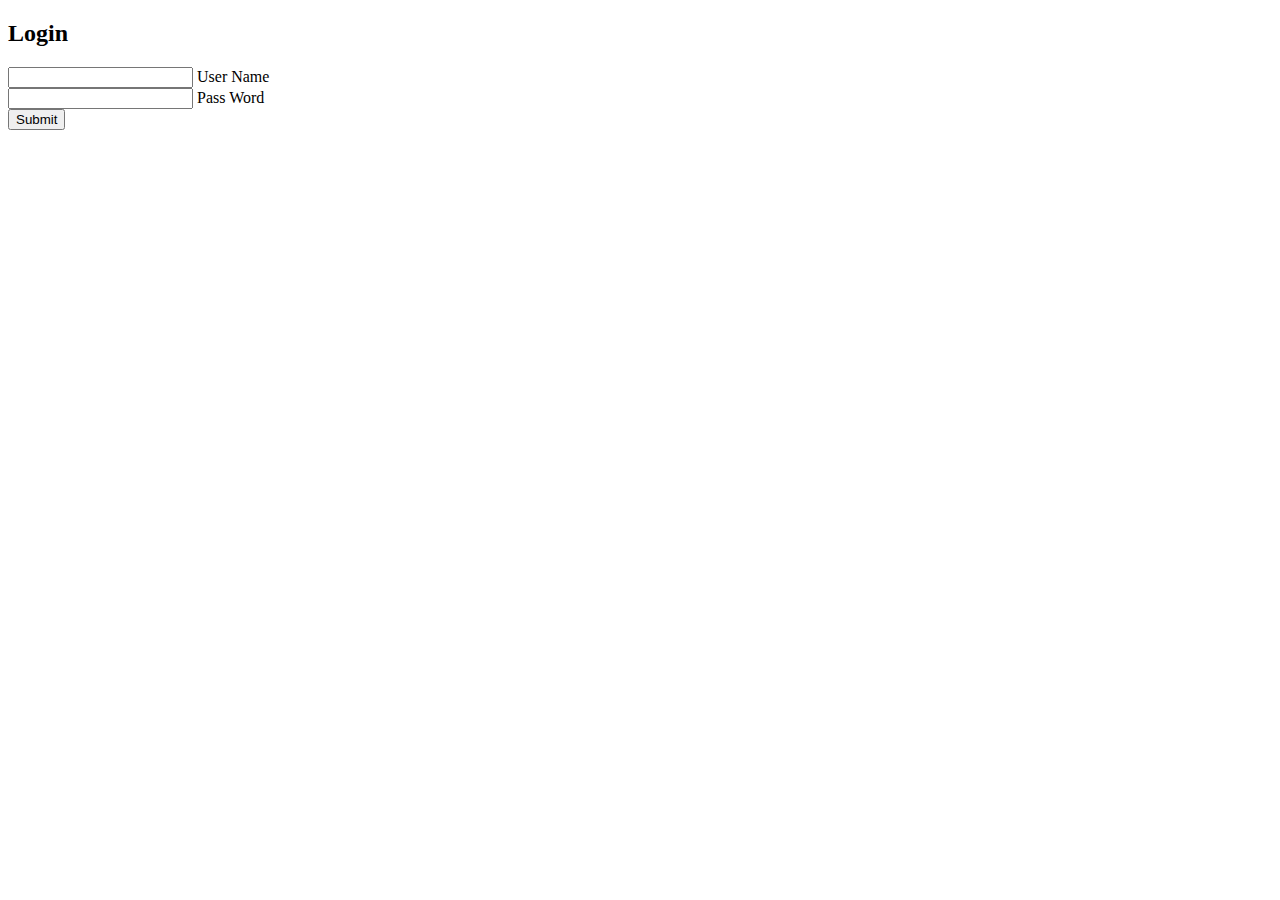
<file: index.html>
<!DOCTYPE html>
<head>
	<meta.charset = "utf-8">
	<link rel="stylesheet" type="text/css" href="C:\Users\ELCOT\Desktop\sneha\Practice\style.css">
	<title>Input form UI design </title>
</head>
<body>
	<div class = "box">
		<h2>Login</h2>
		<form>
			<div class = "inputBox">
				<input type="text" name = "" required = "">
				<label>User Name</label>
			</div>
			<div class = "inputBox">
				<input type="password" name = "" required = "">
				<label>Pass Word</label>
			</div>
			<input type="Submit" name = "" value = "Submit"></submit>
		</form>


	</div>
	
</body>

</html>
</file>
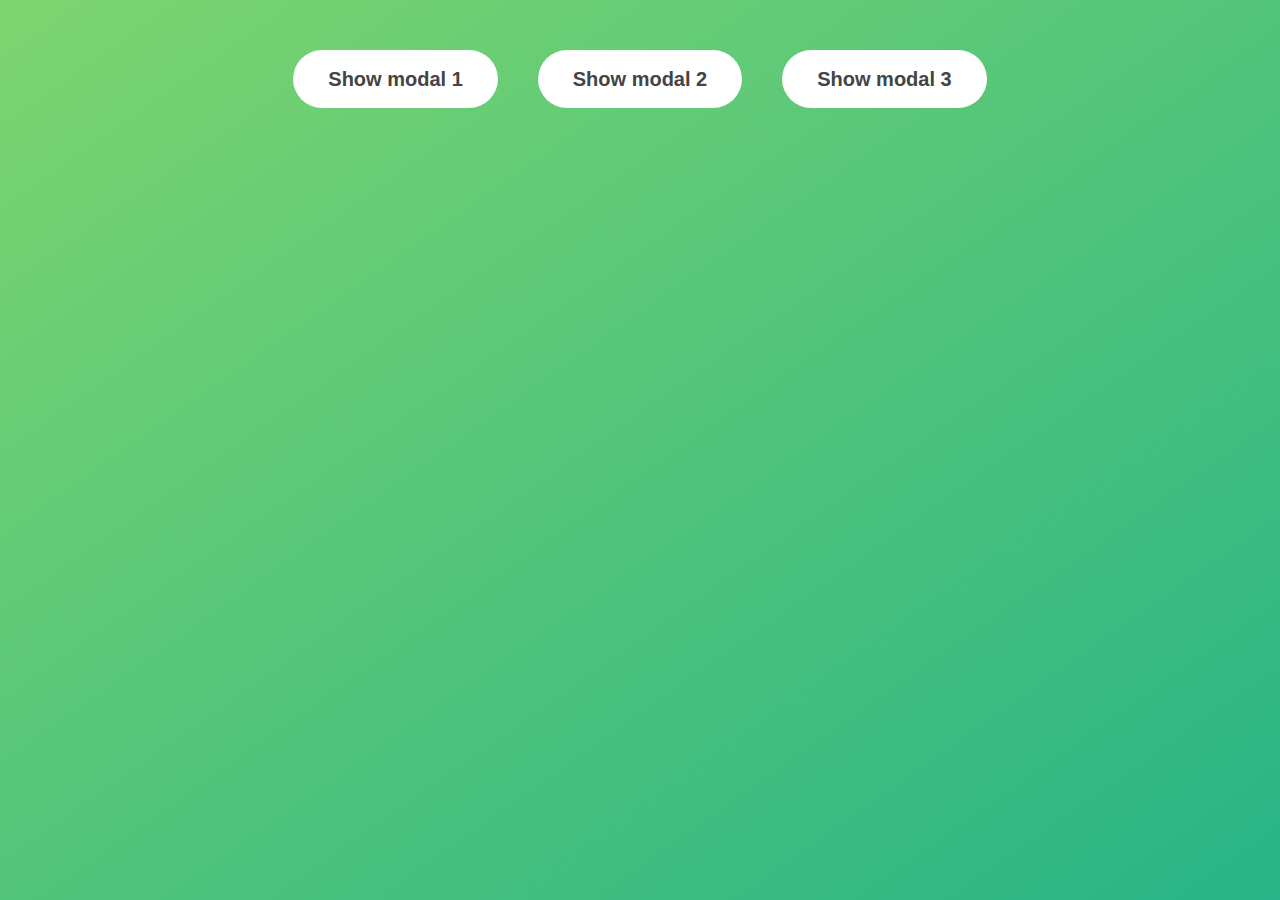
<file: 6 Modal/index.html>
<!DOCTYPE html>
<html lang="en">
  <head>
    <meta charset="UTF-8" />
    <meta name="viewport" content="width=device-width, initial-scale=1.0" />
    <meta http-equiv="X-UA-Compatible" content="ie=edge" />
    <link rel="stylesheet" href="style.css" />
    <title>Modal window</title>
  </head>
  <body>
    <button class="show-modal">Show modal 1</button>
    <button class="show-modal">Show modal 2</button>
    <button class="show-modal">Show modal 3</button>

    <div class="modal hidden">
      <button class="close-modal">&times;</button>
      <h1>I'm a modal window 😍</h1>
      <p>
        Lorem ipsum dolor sit amet, consectetur adipisicing elit, sed do eiusmod
        tempor incididunt ut labore et dolore magna aliqua. Ut enim ad minim
        veniam, quis nostrud exercitation ullamco laboris nisi ut aliquip ex ea
        commodo consequat. Duis aute irure dolor in reprehenderit in voluptate
        velit esse cillum dolore eu fugiat nulla pariatur. Excepteur sint
        occaecat cupidatat non proident, sunt in culpa qui officia deserunt
        mollit anim id est laborum.
      </p>
    </div>
    <div class="overlay hidden"></div>

    <script src="script.js"></script>
  </body>
</html>
</file>
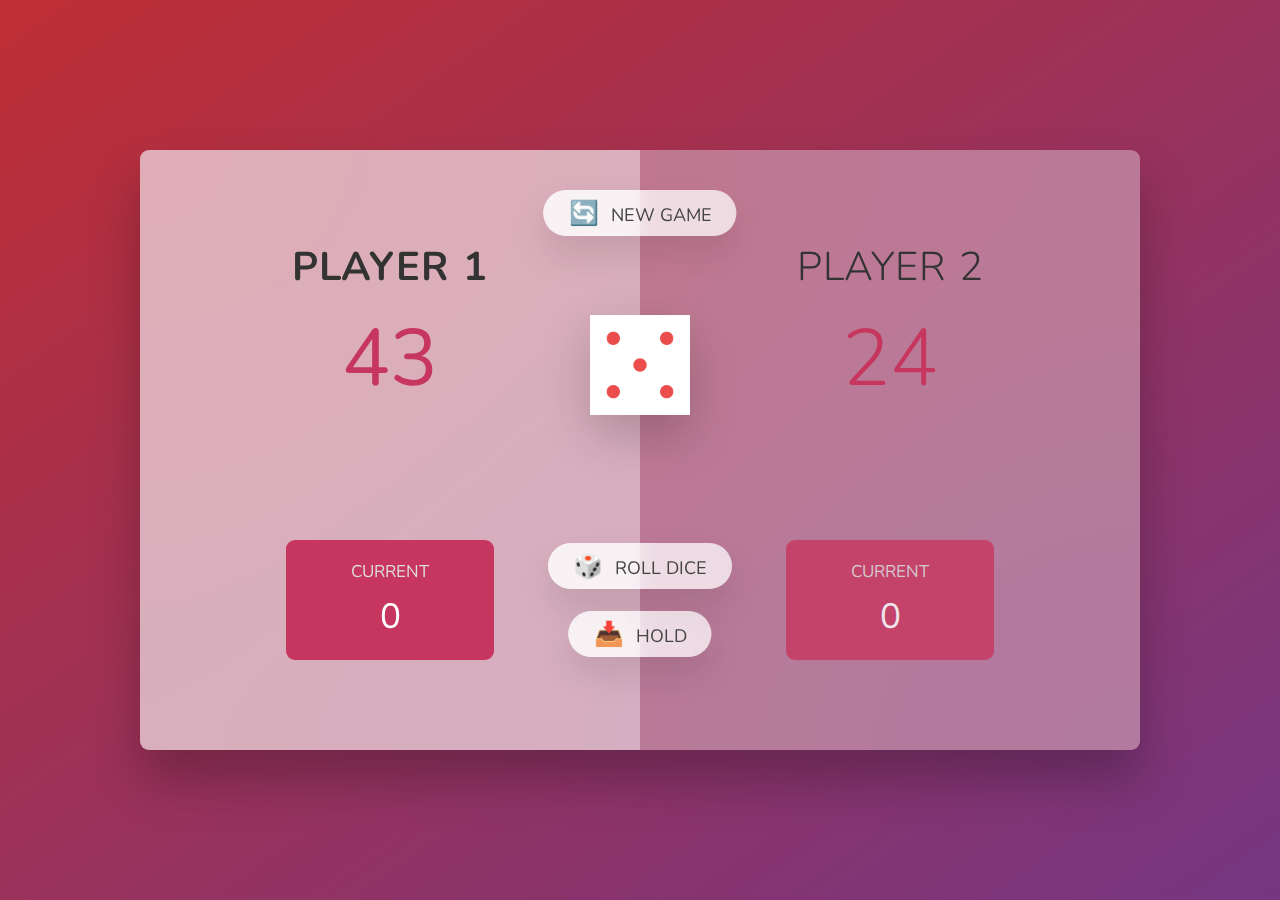
<file: 7 Pig Game/index.html>
<!DOCTYPE html>
<html lang="en">
  <head>
    <meta charset="UTF-8" />
    <meta name="viewport" content="width=device-width, initial-scale=1.0" />
    <meta http-equiv="X-UA-Compatible" content="ie=edge" />
    <link rel="stylesheet" href="style.css" />
    <title>Pig Game</title>
  </head>
  <body>
    <main>
      <section class="player player--0 player--active">
        <h2 class="name" id="name--0">Player 1</h2>
        <p class="score" id="score--0">43</p>
        <div class="current">
          <p class="current-label">Current</p>
          <p class="current-score" id="current--0">0</p>
        </div>
      </section>
      <section class="player player--1">
        <h2 class="name" id="name--1">Player 2</h2>
        <p class="score" id="score--1">24</p>
        <div class="current">
          <p class="current-label">Current</p>
          <p class="current-score" id="current--1">0</p>
        </div>
      </section>

      <img src="dice-5.png" alt="Playing dice" class="dice" />
      <button class="btn btn--new">🔄 New game</button>
      <button class="btn btn--roll">🎲 Roll dice</button>
      <button class="btn btn--hold">📥 Hold</button>
    </main>
    <script src="script.js"></script>
  </body>
</html>
</file>
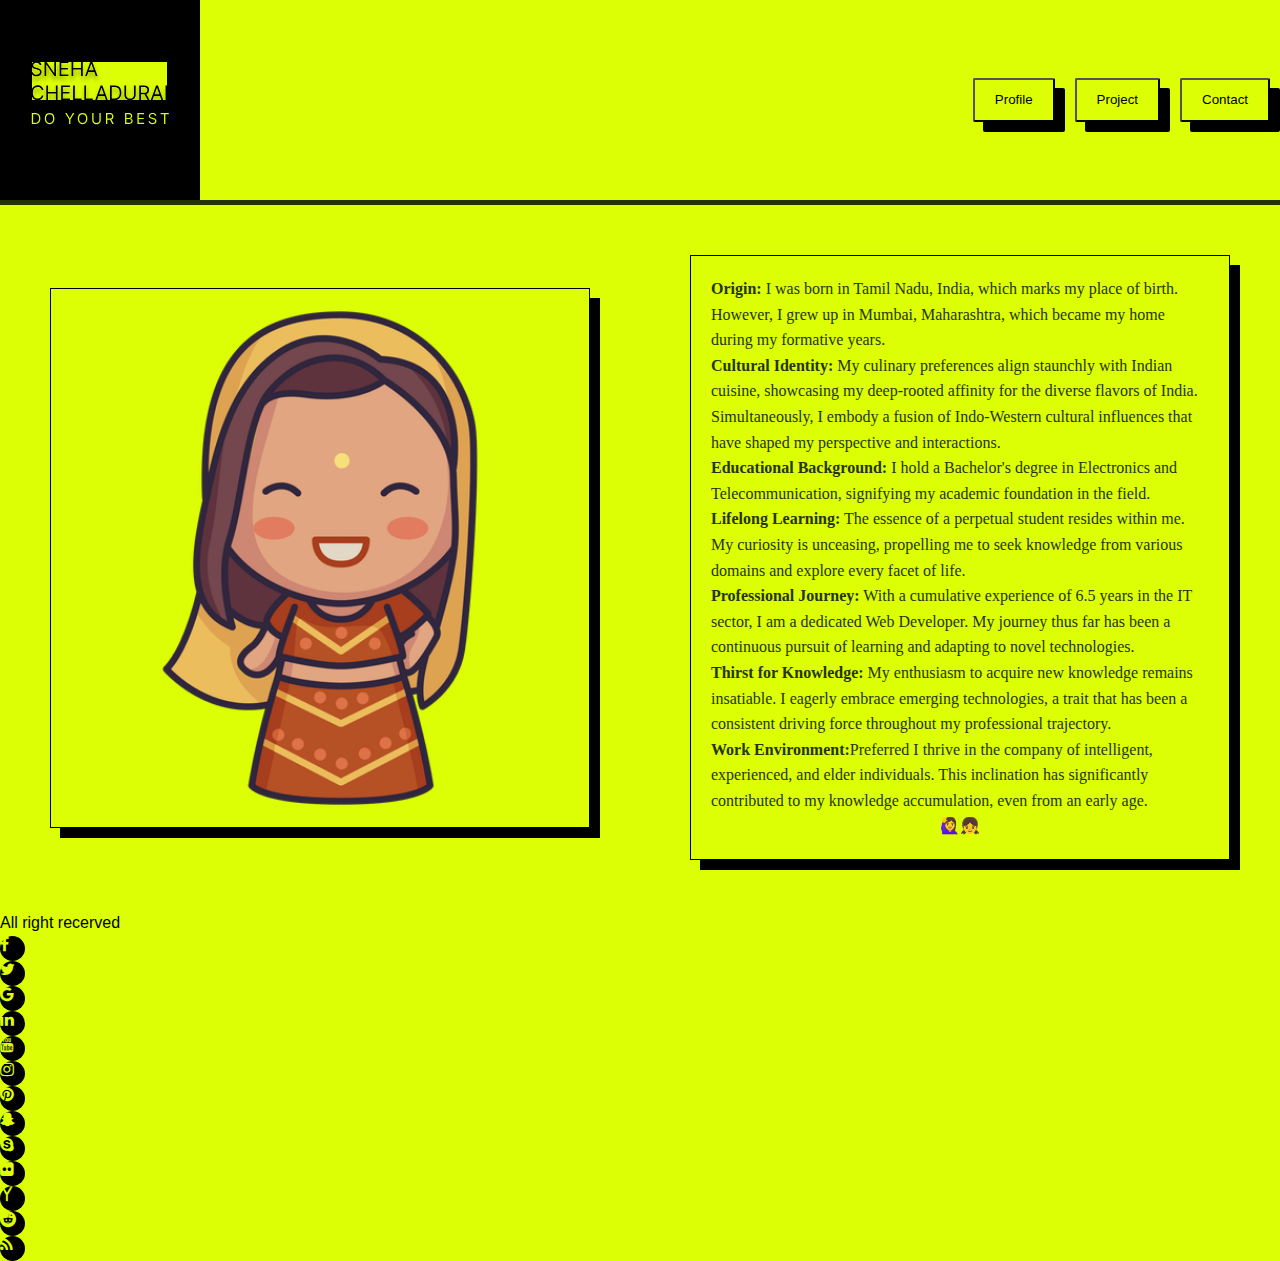
<file: sneha-portfolio/index.html>
<!DOCTYPE html>
<html lang="en">
  <head>
    <meta charset="UTF-8" />
    <meta name="viewport" content="width=device-width, initial-scale=1.0" />
    <title>Document</title>
    <link
      rel="stylesheet"
      href="https://cdnjs.cloudflare.com/ajax/libs/font-awesome/4.7.0/css/font-awesome.min.css"
    />
    <link rel="stylesheet" href="css/style.css" />
  </head>
  <body>
    <header>
      <div class="container">
        <div class="header">
          <div class="header-section logo">
            <img src="img/logo-Header.svg" alt="logo image header" />
          </div>
          <div class="header-section nav_header_button">
            <div><button class="btn-header">Profile</button></div>
            <div><button class="btn-header">Project</button></div>
            <div><button class="btn-header">Contact</button></div>
          </div>
        </div>
      </div>
    </header>

    <div class="container">
      <div class="profile">
        <div class="profile-section">
          <img src="img/pic1" alt="Profile Image" class="image" />
          <div class="overlay">
            <div class="text">
              SNEHA <br />
              CHELLADURAI
            </div>
          </div>
        </div>

        <div class="profile-section">
          <p class="profile-section-details">
            <strong>Origin:</strong> I was born in Tamil Nadu, India, which
            marks my place of birth. <br />
            However, I grew up in Mumbai, Maharashtra, which became my home
            during my formative years. <br />
            <strong>Cultural Identity:</strong> My culinary preferences align
            staunchly with Indian cuisine, showcasing my deep-rooted affinity
            for the diverse flavors of India. Simultaneously, I embody a fusion
            of Indo-Western cultural influences that have shaped my perspective
            and interactions. <br />
            <strong>Educational Background:</strong> I hold a Bachelor's degree
            in Electronics and Telecommunication, signifying my academic
            foundation in the field. <br />
            <strong>Lifelong Learning:</strong> The essence of a perpetual
            student resides within me. My curiosity is unceasing, propelling me
            to seek knowledge from various domains and explore every facet of
            life. <br />
            <strong>Professional Journey:</strong> With a cumulative experience
            of 6.5 years in the IT sector, I am a dedicated Web Developer. My
            journey thus far has been a continuous pursuit of learning and
            adapting to novel technologies. <br />
            <strong>Thirst for Knowledge:</strong> My enthusiasm to acquire new
            knowledge remains insatiable. I eagerly embrace emerging
            technologies, a trait that has been a consistent driving force
            throughout my professional trajectory. <br />
            <strong> Work Environment:</strong>Preferred I thrive in the company
            of intelligent, experienced, and elder individuals. This inclination
            has significantly contributed to my knowledge accumulation, even
            from an early age.
            <span class="emoji">🙋‍♀️👧</span>
          </p>
        </div>
      </div>
    </div>
  </body>
  <footer>
    <div class="copyright">
      <p>All right recerved</p>
    </div>
    <div class="social-icons">
      <a href="#" class="fa fa-facebook"></a>
      <a href="#" class="fa fa-twitter"></a>
      <a href="#" class="fa fa-google"></a>
      <a href="#" class="fa fa-linkedin"></a>
      <a href="#" class="fa fa-youtube"></a>
      <a href="#" class="fa fa-instagram"></a>
      <a href="#" class="fa fa-pinterest"></a>
      <a href="#" class="fa fa-snapchat-ghost"></a>
      <a href="#" class="fa fa-skype"></a>

      <a href="#" class="fa fa-flickr"></a>
      <a href="#" class="fa fa-yahoo"></a>
      <a href="#" class="fa fa-reddit"></a>
      <a href="#" class="fa fa-rss"></a>
    </div>
    <div class="nothing"></div>
  </footer>
</html>
</file>
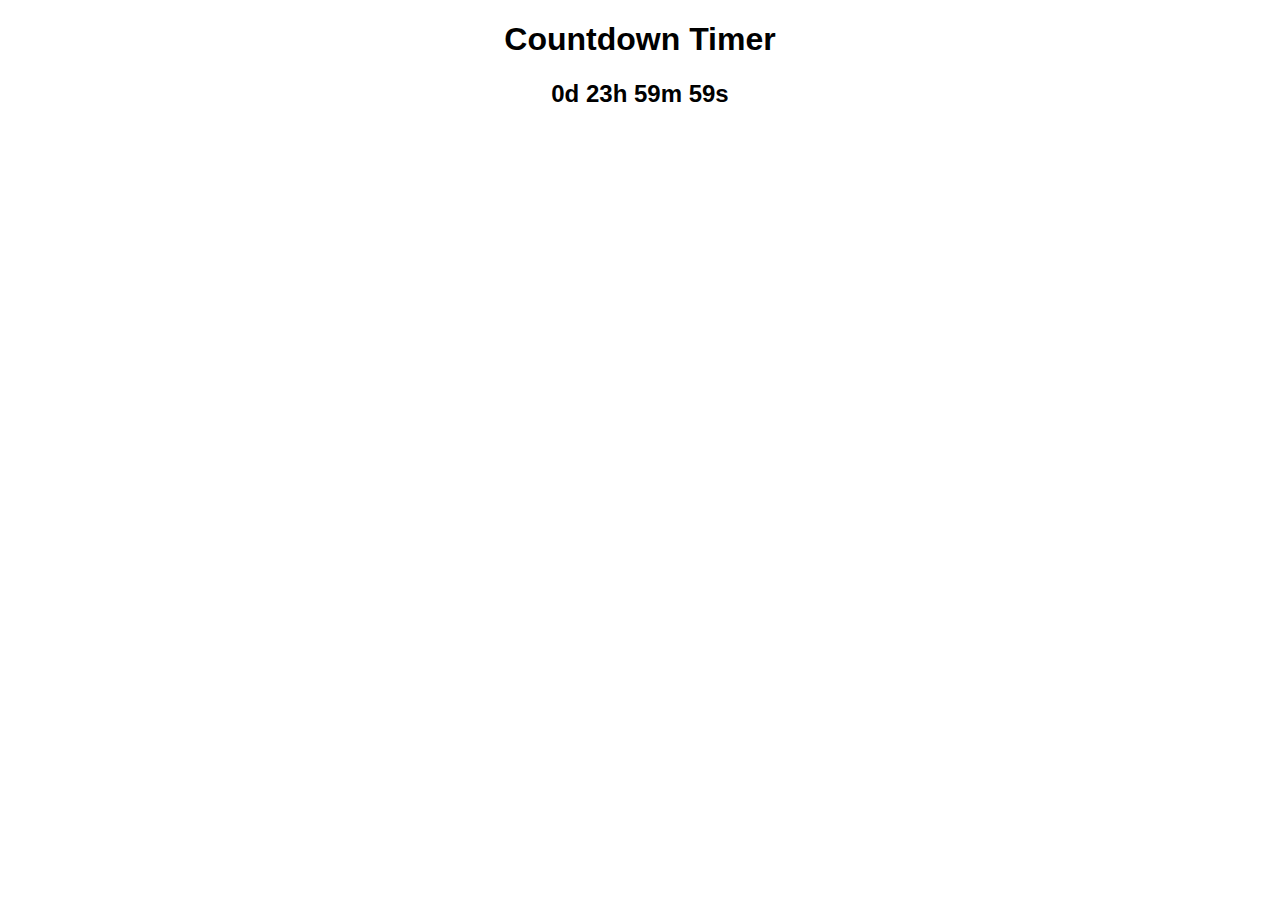
<file: sneha-portfolio/index2.html>
<!DOCTYPE html>
<html lang="en">
  <head>
    <meta charset="UTF-8" />
    <meta name="viewport" content="width=device-width, initial-scale=1.0" />
    <title>Countdown Timer</title>
    <style>
      body {
        font-family: Arial, sans-serif;
        text-align: center;
      }
      #countdown {
        font-size: 24px;
        font-weight: bold;
      }
    </style>
  </head>
  <body>
    <h1>Countdown Timer</h1>
    <div id="countdown"></div>

    <script>
      // Set the target date to 10 days from now
      const targetDate = new Date();
      targetDate.setDate(targetDate.getDate() + 1);

      // Update the countdown every second
      const countdown = document.getElementById("countdown");

      function updateCountdown() {
        const currentDate = new Date();
        const timeRemaining = targetDate - currentDate;

        if (timeRemaining <= 0) {
          countdown.innerHTML = "Countdown expired!";
        } else {
          const days = Math.floor(timeRemaining / (1000 * 60 * 60 * 24));
          const hours = Math.floor(
            (timeRemaining % (1000 * 60 * 60 * 24)) / (1000 * 60 * 60)
          );
          const minutes = Math.floor(
            (timeRemaining % (1000 * 60 * 60)) / (1000 * 60)
          );
          const seconds = Math.floor((timeRemaining % (1000 * 60)) / 1000);

          countdown.innerHTML = `${days}d ${hours}h ${minutes}m ${seconds}s`;
        }
      }

      // Initial call to set the countdown
      updateCountdown();

      // Update the countdown every second
      setInterval(updateCountdown, 1000);
    </script>
  </body>
</html>
</file>
<file: 6 Modal/style.css>
* {
  margin: 0;
  padding: 0;
  box-sizing: inherit;
}

html {
  font-size: 62.5%;
  box-sizing: border-box;
}

body {
  font-family: sans-serif;
  color: #333;
  line-height: 1.5;
  height: 100vh;
  position: relative;
  display: flex;
  align-items: flex-start;
  justify-content: center;
  background: linear-gradient(to top left, #28b487, #7dd56f);
}

.show-modal {
  font-size: 2rem;
  font-weight: 600;
  padding: 1.75rem 3.5rem;
  margin: 5rem 2rem;
  border: none;
  background-color: #fff;
  color: #444;
  border-radius: 10rem;
  cursor: pointer;
}

.close-modal {
  position: absolute;
  top: 1.2rem;
  right: 2rem;
  font-size: 5rem;
  color: #333;
  cursor: pointer;
  border: none;
  background: none;
}

h1 {
  font-size: 2.5rem;
  margin-bottom: 2rem;
}

p {
  font-size: 1.8rem;
}

/* -------------------------- */
/* CLASSES TO MAKE MODAL WORK */
.hidden {
  display: none;
}

.modal {
  position: absolute;
  top: 50%;
  left: 50%;
  transform: translate(-50%, -50%);
  width: 70%;

  background-color: white;
  padding: 6rem;
  border-radius: 5px;
  box-shadow: 0 3rem 5rem rgba(0, 0, 0, 0.3);
  z-index: 10;
}

.overlay {
  position: absolute;
  top: 0;
  left: 0;
  width: 100%;
  height: 100%;
  background-color: rgba(0, 0, 0, 0.6);
  backdrop-filter: blur(3px);
  z-index: 5;
}
</file>
<file: 7 Pig Game/style.css>
@import url('https://fonts.googleapis.com/css2?family=Nunito&display=swap');

* {
  margin: 0;
  padding: 0;
  box-sizing: inherit;
}

html {
  font-size: 62.5%;
  box-sizing: border-box;
}

body {
  font-family: 'Nunito', sans-serif;
  font-weight: 400;
  height: 100vh;
  color: #333;
  background-image: linear-gradient(to top left, #753682 0%, #bf2e34 100%);
  display: flex;
  align-items: center;
  justify-content: center;
}

/* LAYOUT */
main {
  position: relative;
  width: 100rem;
  height: 60rem;
  background-color: rgba(255, 255, 255, 0.35);
  backdrop-filter: blur(200px);
  filter: blur();
  box-shadow: 0 3rem 5rem rgba(0, 0, 0, 0.25);
  border-radius: 9px;
  overflow: hidden;
  display: flex;
}

.player {
  flex: 50%;
  padding: 9rem;
  display: flex;
  flex-direction: column;
  align-items: center;
  transition: all 0.75s;
}

/* ELEMENTS */
.name {
  position: relative;
  font-size: 4rem;
  text-transform: uppercase;
  letter-spacing: 1px;
  word-spacing: 2px;
  font-weight: 300;
  margin-bottom: 1rem;
}

.score {
  font-size: 8rem;
  font-weight: 300;
  color: #c7365f;
  margin-bottom: auto;
}

.player--active {
  background-color: rgba(255, 255, 255, 0.4);
}
.player--active .name {
  font-weight: 700;
}
.player--active .score {
  font-weight: 400;
}

.player--active .current {
  opacity: 1;
}

.current {
  background-color: #c7365f;
  opacity: 0.8;
  border-radius: 9px;
  color: #fff;
  width: 65%;
  padding: 2rem;
  text-align: center;
  transition: all 0.75s;
}

.current-label {
  text-transform: uppercase;
  margin-bottom: 1rem;
  font-size: 1.7rem;
  color: #ddd;
}

.current-score {
  font-size: 3.5rem;
}

/* ABSOLUTE POSITIONED ELEMENTS */
.btn {
  position: absolute;
  left: 50%;
  transform: translateX(-50%);
  color: #444;
  background: none;
  border: none;
  font-family: inherit;
  font-size: 1.8rem;
  text-transform: uppercase;
  cursor: pointer;
  font-weight: 400;
  transition: all 0.2s;

  background-color: white;
  background-color: rgba(255, 255, 255, 0.6);
  backdrop-filter: blur(10px);

  padding: 0.7rem 2.5rem;
  border-radius: 50rem;
  box-shadow: 0 1.75rem 3.5rem rgba(0, 0, 0, 0.1);
}

.btn::first-letter {
  font-size: 2.4rem;
  display: inline-block;
  margin-right: 0.7rem;
}

.btn--new {
  top: 4rem;
}
.btn--roll {
  top: 39.3rem;
}
.btn--hold {
  top: 46.1rem;
}

.btn:active {
  transform: translate(-50%, 3px);
  box-shadow: 0 1rem 2rem rgba(0, 0, 0, 0.15);
}

.btn:focus {
  outline: none;
}

.dice {
  position: absolute;
  left: 50%;
  top: 16.5rem;
  transform: translateX(-50%);
  height: 10rem;
  box-shadow: 0 2rem 5rem rgba(0, 0, 0, 0.2);
}

.player--winner {
  background-color: #2f2f2f;
}

.player--winner .name {
  font-weight: 700;
  color: #c7365f;
}
</file>
<file: sneha-portfolio/css/style.css>
:root {
  --primary-color-1: black;
  --primary-color-2: #dcff06;

  --primary-color50: #feffe4;
  --primary-color100: #fcffc4;
  --primary-color200: #f7ff90;
  --primary-color300: #edff50;
  --primary-color400: #dcff06;
  --primary-color500: #c0e600;
  --primary-color600: #95b800;
  --primary-color700: #708b00;
  --primary-color800: #586d07;
  --primary-color900: #4a5c0b;
  --primary-color950: #263400;

  --font-family: cursive;
}

* {
  margin: 0;
  padding: 0;
}

html {
  box-sizing: border-box;
  @media only screen and (max-width: $bp-medium) {
    font-size: 50%;
  }
}

body {
  font-family: "Nunito Sans", sans-serif;
  font-weight: 400;
  line-height: 1.6;
  color: var(--primary-color-1);
  background-color: var(--primary-color-2);
  background-size: cover;
  background-repeat: no-repeat;
  min-height: calc(100vh - 2 * 4vw);
}
br {
  margin-bottom: 5px;
}

.header {
  display: flex;
  justify-content: space-between;
  border-bottom: 5px solid var(--primary-color950);
}
.header-section {
  display: flex;
  align-items: center;
}
img {
  align-items: center;
}
.profile {
  display: flex;
  align-items: center;
  align-content: space-around;
  height: 50%;
}
.profile-section {
  border: 1px solid var(--primary-color-1);
  box-shadow: var(--primary-color-1) 10px 10px 0 0;
  width: 50%;
  margin: 50px;
  position: relative;
  width: 100%;
}
.profile-section :hover {
  background-color: #263400;
}

.profile-section-details {
  padding: 20px;
  color: var(--primary-color950);
  font-family: var(--font-family);
}

.profile-section-details:hover .overlay {
  opacity: 1;
}

.image {
  display: block;
  width: 100%;
  height: auto;
}
.overlay {
  position: absolute;
  top: 0;
  bottom: 0;
  left: 0;
  right: 0;
  height: 100%;
  width: 100%;
  opacity: 0;
  transition: 0.5s ease;
  background-color: #008cba;
}
.text {
  color: white;
  font-size: 20px;
  position: absolute;
  top: 50%;
  left: 50%;
  -webkit-transform: translate(-50%, -50%);
  -ms-transform: translate(-50%, -50%);
  transform: translate(-50%, -50%);
  text-align: center;
}

button {
  color: var(--primary-color-1);
  background-color: var(--primary-color-2);
  height: 40px;
  padding: 20px;
  text-align: center;
  vertical-align: center;
  line-height: 0px;
  box-shadow: var(--primary-color-1) 10px 10px 0 0;
  margin: 10px;
  border-radius: 2px;
}
button:hover {
  background-color: var(--primary-color500);
}

.emoji {
  display: flex;

  justify-content: center;
}
.footer {
  display: block;
  color: ;
}

.fa {
  width: 25px;
  height: 25px;
  text-decoration: none;
  background-color: var(--primary-color-1);
  color: var(--primary-color-2);
  border-radius: 50%;
  display: flex;
}
</file>
